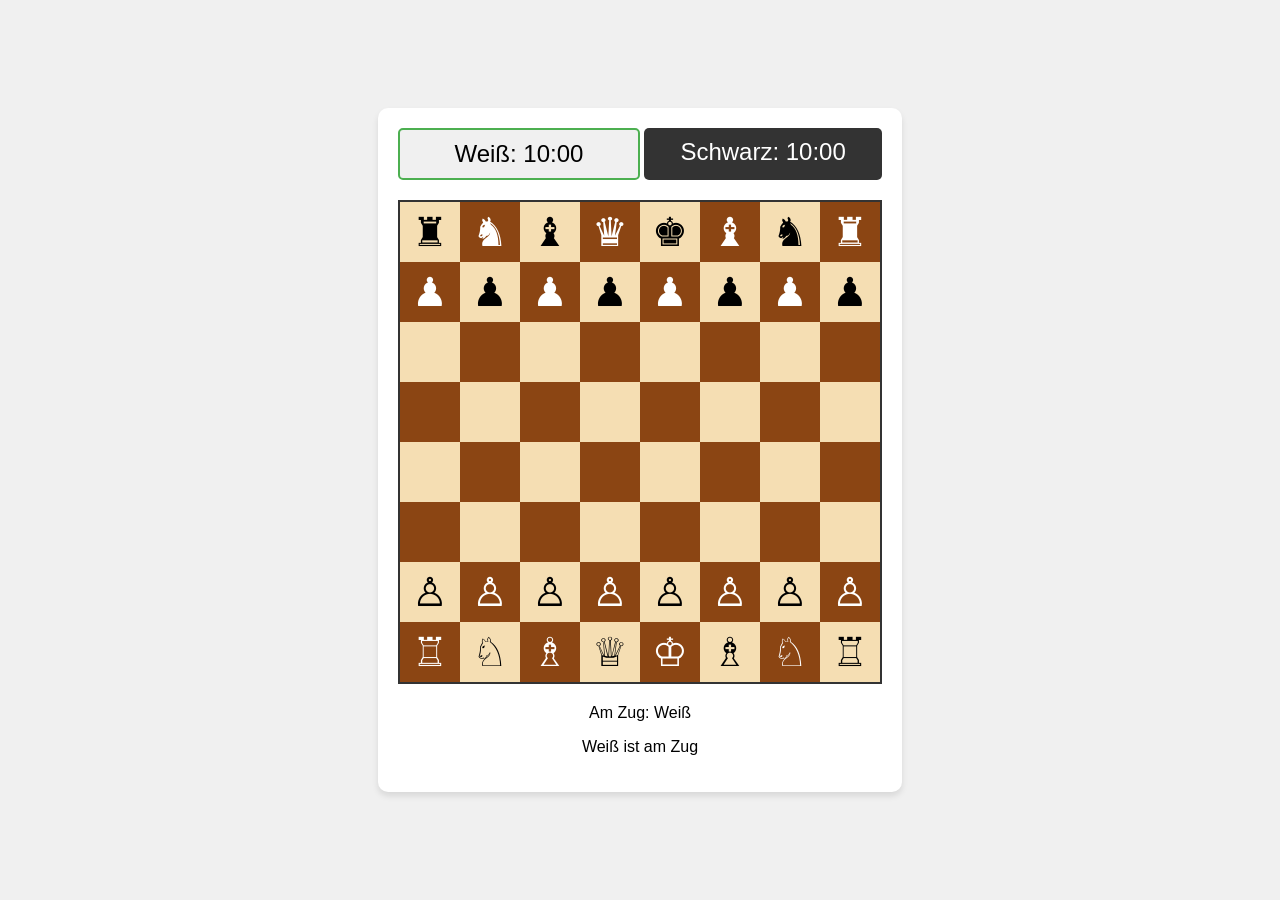
<file: docs/index.html>
<!DOCTYPE html>
<html lang="de">
<head>
    <meta charset="UTF-8">
    <meta name="viewport" content="width=device-width, initial-scale=1.0">
    <title>Schachspiel mit Uhr</title>
    <link rel="stylesheet" href="style.css">
</head>
<body>
    <div id="chess-container">
        <div id="clock-display">
            <div class="player-clock white-clock">Weiß: 10:00</div>
            <div class="player-clock black-clock">Schwarz: 10:00</div>
        </div>
        <div id="gameboard"></div>
        <div id="game-info">
            <p>Am Zug: <span id="player"></span></p>
            <p id="info-display"></p>
        </div>
    </div>
    <script src="pieces.js"></script>
    <script src="app.js"></script>
</body>
</html>
</file>
<file: docs/style.css>
body {
    display: flex;
    justify-content: center;
    align-items: center;
    min-height: 100vh;
    margin: 0;
    background-color: #f0f0f0;
    font-family: Arial, sans-serif;
}

#chess-container {
    text-align: center;
    background-color: white;
    padding: 20px;
    border-radius: 10px;
    box-shadow: 0 4px 6px rgba(0,0,0,0.1);
}

#clock-display {
    display: flex;
    justify-content: space-between;
    margin-bottom: 20px;
}

.player-clock {
    font-size: 24px;
    padding: 10px;
    border-radius: 5px;
    width: 45%;
}

.active-clock {
    border: 2px solid #4CAF50;
}

.white-clock {
    background-color: #f0f0f0;
    color: black;
}

.black-clock {
    background-color: #333;
    color: white;
}

#gameboard {
    display: grid;
    grid-template-columns: repeat(8, 60px);
    grid-template-rows: repeat(8, 60px);
    gap: 0;
    border: 2px solid #333;
    margin: 0 auto;
}

.square {
    display: flex;
    align-items: center;
    justify-content: center;
    font-size: 2.5em;
    width: 60px;
    height: 60px;
    cursor: pointer;
    transition: all 0.3s ease;
}

.square.selected {
    background-color: rgba(255, 255, 0, 0.5) !important;
}

.square.valid-move {
    background-color: rgba(144, 238, 144, 0.5) !important;
}

.square.check {
    background-color: rgba(255, 0, 0, 0.3) !important;
}

.brown {
    background-color: #8B4513;
    color: white;
}

.beige {
    background-color: #F5DEB3;
    color: black;
}

#game-info {
    margin-top: 20px;
}
</file>
